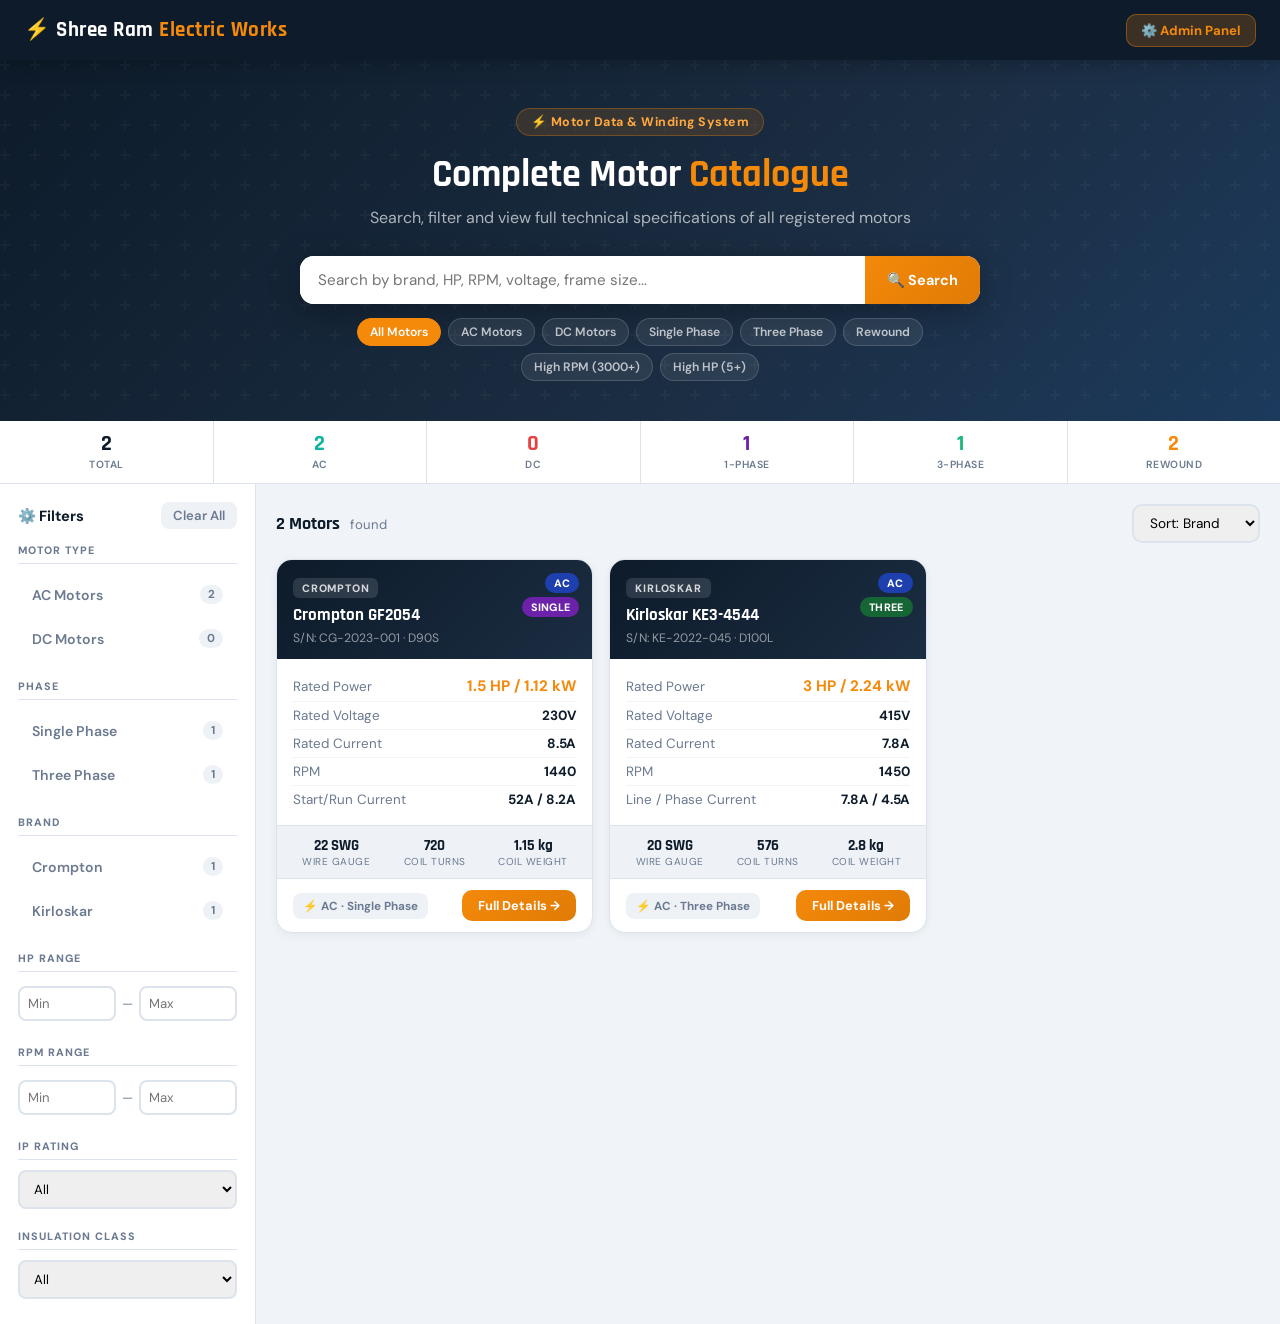
<file: index.html>
<!DOCTYPE html>
<html lang="en">
<head>
  <meta charset="UTF-8" />
  <meta name="viewport" content="width=device-width, initial-scale=1.0" />
  <title>Shree Ram Electric Works – Motor Catalogue</title>
  <meta name="description" content="Search and view full technical specifications of all registered motors." />
  <meta name="theme-color" content="#0d1b2a" />
  <link href="https://fonts.googleapis.com/css2?family=Rajdhani:wght@500;600;700&family=DM+Sans:wght@300;400;500;600;700&display=swap" rel="stylesheet" />
  <link rel="stylesheet" href="style.css" />
</head>
<body>

  <header>
    <div class="header-top">
      <div class="header-logo">⚡ Shree Ram <span>Electric Works</span></div>
      <a href="/admin.html" class="admin-link">⚙️ Admin Panel</a>
    </div>
  </header>

  <div class="hero">
    <div class="hero-badge">⚡ Motor Data & Winding System</div>
    <h1>Complete Motor <span>Catalogue</span></h1>
    <p>Search, filter and view full technical specifications of all registered motors</p>
    <div class="hero-search-wrap">
      <div class="hero-search">
        <input type="text" id="heroSearch" placeholder="Search by brand, HP, RPM, voltage, frame size..." oninput="applyFilters()" />
        <button onclick="applyFilters()">🔍 Search</button>
      </div>
      <div class="hero-chips">
        <span class="hero-chip active" onclick="setQuickFilter('all',this)">All Motors</span>
        <span class="hero-chip" onclick="setQuickFilter('ac',this)">AC Motors</span>
        <span class="hero-chip" onclick="setQuickFilter('dc',this)">DC Motors</span>
        <span class="hero-chip" onclick="setQuickFilter('single',this)">Single Phase</span>
        <span class="hero-chip" onclick="setQuickFilter('three',this)">Three Phase</span>
        <span class="hero-chip" onclick="setQuickFilter('rewound',this)">Rewound</span>
        <span class="hero-chip" onclick="setQuickFilter('highRPM',this)">High RPM (3000+)</span>
        <span class="hero-chip" onclick="setQuickFilter('highHP',this)">High HP (5+)</span>
      </div>
    </div>
  </div>

  <div class="stats-bar" id="statsBar"></div>

  <div class="main-wrap">
    <div class="sidebar-overlay" id="sbOverlay" onclick="closeSidebar()"></div>

    <div class="sidebar" id="sidebar">
      <div style="display:flex;align-items:center;justify-content:space-between;margin-bottom:14px">
        <strong style="font-size:.92rem;color:var(--navy)">⚙️ Filters</strong>
        <button class="clear-btn" style="width:auto;padding:5px 12px" onclick="clearAllFilters()">Clear All</button>
      </div>
      <div class="sb-section">
        <div class="sb-title">Motor Type</div>
        <div id="typeFilterBtns"></div>
      </div>
      <div class="sb-section">
        <div class="sb-title">Phase</div>
        <div id="phaseFilterBtns"></div>
      </div>
      <div class="sb-section">
        <div class="sb-title">Brand</div>
        <div id="brandFilterBtns"></div>
      </div>
      <div class="sb-section">
        <div class="sb-title">HP Range</div>
        <div class="sb-range">
          <div class="sb-range-row">
            <input type="number" id="hpMin" placeholder="Min" oninput="applyFilters()" />
            <span>—</span>
            <input type="number" id="hpMax" placeholder="Max" oninput="applyFilters()" />
          </div>
        </div>
      </div>
      <div class="sb-section">
        <div class="sb-title">RPM Range</div>
        <div class="sb-range">
          <div class="sb-range-row">
            <input type="number" id="rpmMin" placeholder="Min" oninput="applyFilters()" />
            <span>—</span>
            <input type="number" id="rpmMax" placeholder="Max" oninput="applyFilters()" />
          </div>
        </div>
      </div>
      <div class="sb-section">
        <div class="sb-title">IP Rating</div>
        <select class="sb-select" id="ipFilter" onchange="applyFilters()">
          <option value="">All</option>
          <option>IP44</option><option>IP54</option><option>IP55</option><option>IP65</option><option>IP66</option>
        </select>
      </div>
      <div class="sb-section">
        <div class="sb-title">Insulation Class</div>
        <select class="sb-select" id="insulFilter" onchange="applyFilters()">
          <option value="">All</option>
          <option>A</option><option>B</option><option>F</option><option>H</option>
        </select>
      </div>
    </div>

    <div class="content">
      <div class="content-header">
        <div class="result-info" id="resultInfo">All Motors <small></small></div>
        <select class="sort-select" id="sortSel" onchange="applyFilters()">
          <option value="brand">Sort: Brand</option>
          <option value="ratedPowerHP">Sort: HP</option>
          <option value="ratedRPM">Sort: RPM</option>
          <option value="frameSize">Sort: Frame</option>
          <option value="added">Sort: Newest</option>
        </select>
      </div>
      <div class="motor-grid" id="motorGrid"></div>
      <div class="pagination" id="pagination"></div>
    </div>
  </div>

  <button class="fab" onclick="openSidebar()">⚙️ Filters</button>

  <div class="modal-bg" id="detailModal" style="display:none" onclick="closeMOutside(event)">
    <div class="modal">
      <div class="modal-header">
        <h2 id="dTitle">Motor Details</h2>
        <button class="modal-close" onclick="closeModal()">✕</button>
      </div>
      <div class="modal-body" id="dBody"></div>
      <div class="modal-footer">
        <button onclick="closeModal()" style="padding:9px 22px;border:2px solid var(--border);border-radius:10px;background:var(--card);font-family:'DM Sans',sans-serif;font-size:.88rem;font-weight:600;cursor:pointer">Close</button>
      </div>
    </div>
  </div>

  <script src="app.js"></script>
</body>
</html>
</file>
<file: style.css>
:root {
    --navy: #0d1b2a;
    --navy2: #1b2d42;
    --navy3: #243447;
    --orange: #f4890a;
    --orange2: #e07b05;
    --orange3: #ffa940;
    --teal: #0bb5a0;
    --red: #e84040;
    --green: #1cb87a;
    --yellow: #f4c40a;
    --bg: #f0f4f8;
    --card: #fff;
    --border: #dce3ed;
    --text: #1a2535;
    --muted: #6b7a90;
    --light: #eef2f7;
}

* { box-sizing: border-box; margin: 0; padding: 0 }

html { scroll-behavior: smooth }

body {
    font-family: 'DM Sans', sans-serif;
    background: var(--bg);
    color: var(--text);
    min-height: 100vh;
    -webkit-text-size-adjust: 100%;
}

::-webkit-scrollbar { width: 6px; height: 6px }
::-webkit-scrollbar-track { background: #f0f4f8 }
::-webkit-scrollbar-thumb { background: #c5ced9; border-radius: 99px }

/* ===== HEADER ===== */
header {
    background: var(--navy);
    color: #fff;
    position: sticky;
    top: 0;
    z-index: 200;
    box-shadow: 0 2px 20px rgba(0,0,0,.3)
}
.header-top {
    display: flex;
    align-items: center;
    justify-content: space-between;
    padding: 0 24px;
    height: 60px;
    gap: 12px;
}
.header-logo {
    font-family: 'Rajdhani', sans-serif;
    font-size: 1.3rem;
    font-weight: 700;
    color: #fff;
    letter-spacing: .5px;
    white-space: nowrap;
}
.header-logo span { color: var(--orange) }
.admin-link {
    background: rgba(244,137,10,.2);
    border: 1px solid rgba(244,137,10,.4);
    color: var(--orange);
    padding: 7px 14px;
    border-radius: 10px;
    text-decoration: none;
    font-size: .82rem;
    font-weight: 700;
    transition: .2s;
    white-space: nowrap;
}
.admin-link:hover { background: var(--orange); color: #fff; border-color: var(--orange) }

/* ===== HERO ===== */
.hero {
    background: linear-gradient(135deg, var(--navy) 0%, var(--navy2) 60%, #1c3a5c 100%);
    padding: 48px 24px 40px;
    text-align: center;
    position: relative;
    overflow: hidden;
}
.hero::before {
    content: '';
    position: absolute;
    inset: 0;
    background: url("data:image/svg+xml,%3Csvg width='60' height='60' viewBox='0 0 60 60' xmlns='http://www.w3.org/2000/svg'%3E%3Cg fill='none'%3E%3Cg fill='%23ffffff' fill-opacity='0.03'%3E%3Cpath d='M36 34v-4h-2v4h-4v2h4v4h2v-4h4v-2h-4zm0-30V0h-2v4h-4v2h4v4h2V6h4V4h-4zM6 34v-4H4v4H0v2h4v4h2v-4h4v-2H6zM6 4V0H4v4H0v2h4v4h2V6h4V4H6z'/%3E%3C/g%3E%3C/g%3E%3C/svg%3E")
}
.hero-badge {
    display: inline-flex;
    align-items: center;
    gap: 6px;
    background: rgba(244,137,10,.15);
    border: 1px solid rgba(244,137,10,.3);
    color: var(--orange3);
    border-radius: 99px;
    padding: 5px 14px;
    font-size: .78rem;
    font-weight: 700;
    letter-spacing: .5px;
    margin-bottom: 14px;
    position: relative;
}
.hero h1 {
    font-family: 'Rajdhani', sans-serif;
    font-size: clamp(1.7rem, 5vw, 2.4rem);
    font-weight: 700;
    color: #fff;
    margin-bottom: 8px;
    position: relative;
}
.hero h1 span { color: var(--orange) }
.hero p {
    color: rgba(255,255,255,.65);
    font-size: clamp(.9rem, 2.5vw, 1rem);
    margin-bottom: 28px;
    position: relative;
}
.hero-search-wrap { max-width: 680px; margin: 0 auto; position: relative }
.hero-search {
    display: flex;
    background: #fff;
    border-radius: 14px;
    overflow: hidden;
    box-shadow: 0 8px 32px rgba(0,0,0,.3);
}
.hero-search input {
    flex: 1;
    padding: 14px 18px;
    border: none;
    font-family: 'DM Sans', sans-serif;
    font-size: .95rem;
    outline: none;
    color: var(--text);
    min-width: 0;
}
.hero-search button {
    background: linear-gradient(135deg, var(--orange), var(--orange2));
    color: #fff;
    border: none;
    padding: 12px 22px;
    font-family: 'DM Sans', sans-serif;
    font-size: .9rem;
    font-weight: 700;
    cursor: pointer;
    transition: .2s;
    white-space: nowrap;
}
.hero-search button:hover { background: var(--orange2) }
.hero-chips {
    display: flex;
    gap: 7px;
    flex-wrap: wrap;
    justify-content: center;
    margin-top: 14px;
    position: relative;
}
.hero-chip {
    background: rgba(255,255,255,.08);
    border: 1px solid rgba(255,255,255,.15);
    color: rgba(255,255,255,.7);
    border-radius: 99px;
    padding: 5px 12px;
    font-size: .76rem;
    font-weight: 600;
    cursor: pointer;
    transition: .2s;
}
.hero-chip:hover, .hero-chip.active {
    background: var(--orange);
    border-color: var(--orange);
    color: #fff;
}

/* ===== STATS BAR ===== */
.stats-bar {
    background: var(--card);
    border-bottom: 1px solid var(--border);
    display: flex;
    overflow-x: auto;
    -webkit-overflow-scrolling: touch;
}
.stat-item {
    flex: 1;
    min-width: 80px;
    padding: 12px 12px;
    text-align: center;
    border-right: 1px solid var(--border);
}
.stat-item:last-child { border-right: none }
.stat-item .sn {
    font-family: 'Rajdhani', sans-serif;
    font-size: 1.4rem;
    font-weight: 700;
    color: var(--navy);
    line-height: 1;
}
.stat-item .sl {
    font-size: .65rem;
    color: var(--muted);
    font-weight: 600;
    text-transform: uppercase;
    letter-spacing: .5px;
    margin-top: 3px;
}

/* ===== LAYOUT ===== */
.main-wrap {
    display: flex;
    min-height: calc(100vh - 220px);
}

/* ===== SIDEBAR ===== */
.sidebar {
    width: 256px;
    background: var(--card);
    border-right: 1px solid var(--border);
    padding: 18px;
    flex-shrink: 0;
    position: sticky;
    top: 60px;
    height: calc(100vh - 60px);
    overflow-y: auto;
}
.sb-section { margin-bottom: 20px }
.sb-title {
    font-size: .67rem;
    font-weight: 800;
    text-transform: uppercase;
    letter-spacing: 1px;
    color: var(--muted);
    margin-bottom: 10px;
    padding-bottom: 6px;
    border-bottom: 1px solid var(--border);
}
.sb-btn {
    display: flex;
    align-items: center;
    justify-content: space-between;
    width: 100%;
    padding: 9px 12px;
    border: 2px solid transparent;
    border-radius: 10px;
    background: none;
    font-family: 'DM Sans', sans-serif;
    font-size: .88rem;
    font-weight: 600;
    color: var(--muted);
    cursor: pointer;
    transition: .2s;
    text-align: left;
    margin-bottom: 3px;
}
.sb-btn:hover { background: var(--light); color: var(--text) }
.sb-btn.active { background: #fff8f0; border-color: var(--orange); color: var(--orange) }
.sb-count {
    background: var(--light);
    color: var(--muted);
    border-radius: 99px;
    padding: 2px 8px;
    font-size: .72rem;
    font-weight: 700;
}
.sb-btn.active .sb-count { background: var(--orange); color: #fff }
.sb-range { padding: 4px 0 }
.sb-range-row { display: flex; gap: 6px; align-items: center }
.sb-range-row input {
    width: 0;
    flex: 1;
    padding: 7px 8px;
    border: 2px solid var(--border);
    border-radius: 8px;
    font-family: 'DM Sans', sans-serif;
    font-size: .82rem;
    outline: none;
    transition: .2s;
}
.sb-range-row input:focus { border-color: var(--orange) }
.sb-range-row span { color: var(--muted); font-size: .8rem; flex-shrink: 0 }
.sb-select {
    width: 100%;
    padding: 8px 10px;
    border: 2px solid var(--border);
    border-radius: 8px;
    font-family: 'DM Sans', sans-serif;
    font-size: .82rem;
    outline: none;
    cursor: pointer;
}
.sb-select:focus { border-color: var(--orange) }
.clear-btn {
    width: 100%;
    padding: 8px;
    border: none;
    border-radius: 8px;
    background: var(--light);
    color: var(--muted);
    font-family: 'DM Sans', sans-serif;
    font-size: .82rem;
    font-weight: 600;
    cursor: pointer;
    transition: .2s;
}
.clear-btn:hover { background: var(--border) }

/* ===== CONTENT ===== */
.content { flex: 1; padding: 20px; min-width: 0 }
.content-header {
    display: flex;
    align-items: center;
    justify-content: space-between;
    margin-bottom: 16px;
    flex-wrap: wrap;
    gap: 10px;
}
.result-info {
    font-family: 'Rajdhani', sans-serif;
    font-size: 1.1rem;
    font-weight: 700;
    color: var(--navy);
}
.result-info small {
    font-family: 'DM Sans', sans-serif;
    font-size: .82rem;
    font-weight: 400;
    color: var(--muted);
    margin-left: 6px;
}
.sort-select {
    padding: 8px 12px;
    border: 2px solid var(--border);
    border-radius: 10px;
    font-family: 'DM Sans', sans-serif;
    font-size: .85rem;
    outline: none;
    cursor: pointer;
    max-width: 100%;
}
.sort-select:focus { border-color: var(--orange) }

/* ===== MOTOR GRID ===== */
.motor-grid {
    display: grid;
    grid-template-columns: repeat(auto-fill, minmax(280px, 1fr));
    gap: 16px;
}
.motor-card {
    background: var(--card);
    border-radius: 16px;
    border: 1px solid var(--border);
    overflow: hidden;
    cursor: pointer;
    transition: .25s;
    box-shadow: 0 2px 8px rgba(13,27,42,.06);
}
.motor-card:hover {
    transform: translateY(-4px);
    box-shadow: 0 12px 32px rgba(13,27,42,.14);
    border-color: var(--orange);
}
.mc-top {
    background: linear-gradient(135deg, var(--navy), var(--navy2));
    padding: 16px 16px 13px;
    position: relative;
}
.mc-brand-tag {
    font-size: .67rem;
    font-weight: 800;
    text-transform: uppercase;
    letter-spacing: .8px;
    background: rgba(255,255,255,.12);
    color: rgba(255,255,255,.8);
    border-radius: 6px;
    padding: 3px 9px;
    display: inline-block;
    margin-bottom: 7px;
}
.mc-top h3 {
    font-family: 'Rajdhani', sans-serif;
    font-size: 1.05rem;
    font-weight: 700;
    color: #fff;
    line-height: 1.3;
    padding-right: 60px;
}
.mc-model { font-size: .76rem; color: rgba(255,255,255,.55); margin-top: 3px }
.mc-badges {
    position: absolute;
    top: 13px;
    right: 13px;
    display: flex;
    flex-direction: column;
    gap: 4px;
    align-items: flex-end;
}
.badge {
    display: inline-block;
    padding: 3px 9px;
    border-radius: 99px;
    font-size: .67rem;
    font-weight: 800;
    letter-spacing: .3px;
    text-transform: uppercase;
}
.badge-ac { background: #1e40af; color: #fff }
.badge-dc { background: #92400e; color: #fff }
.badge-1ph { background: #6b21a8; color: #fff }
.badge-3ph { background: #166534; color: #fff }
.mc-specs { padding: 12px 16px }
.spec-row {
    display: flex;
    justify-content: space-between;
    align-items: center;
    font-size: .84rem;
    padding: 5px 0;
    border-bottom: 1px solid #f0f4f8;
    color: var(--muted);
    gap: 8px;
}
.spec-row:last-child { border-bottom: none }
.spec-row strong { color: var(--navy); font-weight: 700; text-align: right }
.spec-highlight { font-size: .95rem !important; color: var(--orange) !important }
.mc-winding {
    background: var(--light);
    padding: 10px 16px;
    border-top: 1px solid var(--border);
    display: flex;
    gap: 12px;
}
.mw-item { text-align: center; flex: 1 }
.mw-val {
    font-family: 'Rajdhani', sans-serif;
    font-size: .95rem;
    font-weight: 700;
    color: var(--navy);
}
.mw-lbl { font-size: .63rem; color: var(--muted); text-transform: uppercase; letter-spacing: .5px }
.mc-footer {
    padding: 11px 16px;
    border-top: 1px solid var(--border);
    display: flex;
    align-items: center;
    justify-content: space-between;
    gap: 8px;
}
.mc-cat {
    background: var(--light);
    color: var(--muted);
    border-radius: 8px;
    padding: 5px 10px;
    font-size: .73rem;
    font-weight: 700;
}
.view-btn {
    background: linear-gradient(135deg, var(--orange), var(--orange2));
    color: #fff;
    border: none;
    border-radius: 10px;
    padding: 7px 16px;
    font-family: 'DM Sans', sans-serif;
    font-size: .8rem;
    font-weight: 700;
    cursor: pointer;
    transition: .2s;
    white-space: nowrap;
}
.view-btn:hover { transform: translateY(-1px); box-shadow: 0 4px 12px rgba(244,137,10,.4) }

/* ===== EMPTY STATE ===== */
.empty-state {
    text-align: center;
    padding: 60px 20px;
    color: var(--muted);
    grid-column: 1/-1;
}
.empty-state .ei { font-size: 3.5rem; margin-bottom: 14px }
.empty-state h3 {
    font-family: 'Rajdhani', sans-serif;
    font-size: 1.3rem;
    color: var(--navy);
    margin-bottom: 8px;
}
.empty-state p { font-size: .9rem }

/* ===== FAB ===== */
.fab {
    display: none;
    position: fixed;
    bottom: 20px;
    right: 20px;
    z-index: 150;
    background: var(--orange);
    color: #fff;
    border: none;
    border-radius: 99px;
    padding: 12px 18px;
    font-family: 'DM Sans', sans-serif;
    font-size: .88rem;
    font-weight: 700;
    box-shadow: 0 6px 24px rgba(244,137,10,.5);
    cursor: pointer;
}
.sidebar-overlay {
    display: none;
    position: fixed;
    inset: 0;
    background: rgba(0,0,0,.5);
    z-index: 199;
}

/* ===== MODAL ===== */
.modal-bg {
    position: fixed;
    inset: 0;
    background: rgba(13,27,42,.6);
    z-index: 1000;
    display: flex;
    align-items: flex-start;
    justify-content: center;
    padding: 16px;
    backdrop-filter: blur(4px);
    overflow-y: auto;
    -webkit-overflow-scrolling: touch;
}
.modal {
    background: var(--card);
    border-radius: 18px;
    width: 100%;
    max-width: 860px;
    box-shadow: 0 32px 80px rgba(0,0,0,.3);
    margin: auto;
    animation: modalIn .25s ease;
}
@keyframes modalIn {
    from { opacity: 0; transform: translateY(-16px) }
    to { opacity: 1; transform: translateY(0) }
}
.modal-header {
    padding: 18px 22px 15px;
    border-bottom: 1px solid var(--border);
    display: flex;
    align-items: center;
    justify-content: space-between;
    position: sticky;
    top: 0;
    background: var(--card);
    z-index: 1;
    border-radius: 18px 18px 0 0;
    gap: 12px;
}
.modal-header h2 {
    font-family: 'Rajdhani', sans-serif;
    font-size: 1.3rem;
    font-weight: 700;
    color: var(--navy);
    flex: 1;
    min-width: 0;
}
.modal-close {
    background: var(--light);
    border: none;
    width: 34px;
    height: 34px;
    border-radius: 10px;
    cursor: pointer;
    font-size: 1rem;
    color: var(--muted);
    transition: .2s;
    display: flex;
    align-items: center;
    justify-content: center;
    flex-shrink: 0;
}
.modal-close:hover { background: var(--red); color: #fff }
.modal-body { padding: 20px 22px 28px }
.modal-footer {
    padding: 14px 22px;
    border-top: 1px solid var(--border);
    display: flex;
    justify-content: flex-end;
    background: var(--light);
    border-radius: 0 0 18px 18px;
}

/* ===== DETAIL SECTIONS ===== */
.detail-hero {
    background: linear-gradient(135deg, var(--navy), var(--navy2));
    border-radius: 14px;
    padding: 18px 20px;
    margin-bottom: 20px;
    color: #fff;
    display: flex;
    align-items: flex-start;
    justify-content: space-between;
    flex-wrap: wrap;
    gap: 12px;
}
.dh-left h2 {
    font-family: 'Rajdhani', sans-serif;
    font-size: 1.5rem;
    font-weight: 700;
    color: #fff;
    margin-bottom: 4px;
}
.dh-left p { color: rgba(255,255,255,.6); font-size: .85rem }
.dh-badges { display: flex; gap: 6px; flex-wrap: wrap; margin-top: 10px }
.dh-stats { display: flex; gap: 16px; flex-wrap: wrap }
.dhs-item { text-align: center }
.dhs-val {
    font-family: 'Rajdhani', sans-serif;
    font-size: 1.5rem;
    font-weight: 700;
    color: var(--orange);
}
.dhs-lbl { font-size: .68rem; color: rgba(255,255,255,.5); text-transform: uppercase; letter-spacing: .5px }
.detail-section { margin-bottom: 20px }
.ds-title {
    font-family: 'Rajdhani', sans-serif;
    font-size: .95rem;
    font-weight: 700;
    color: var(--navy);
    padding: 9px 13px;
    background: var(--light);
    border-radius: 10px;
    margin-bottom: 11px;
    display: flex;
    align-items: center;
    gap: 8px;
    border-left: 4px solid var(--orange);
}
.detail-grid {
    display: grid;
    grid-template-columns: repeat(auto-fill, minmax(160px, 1fr));
    gap: 9px;
}
.di {
    background: #f8fafd;
    border-radius: 10px;
    padding: 10px 12px;
    border: 1px solid var(--border);
}
.di-l {
    font-size: .64rem;
    font-weight: 700;
    color: var(--muted);
    text-transform: uppercase;
    letter-spacing: .6px;
    margin-bottom: 4px;
}
.di-v { font-size: .9rem; font-weight: 700; color: var(--navy) }
.di-v.orange { color: var(--orange) }

/* ===== PAGINATION ===== */
.pagination {
    display: flex;
    align-items: center;
    gap: 5px;
    padding: 16px 0;
    justify-content: center;
    flex-wrap: wrap;
}
.pg-btn {
    padding: 7px 13px;
    border: 2px solid var(--border);
    border-radius: 8px;
    background: var(--card);
    font-family: 'DM Sans', sans-serif;
    font-size: .82rem;
    font-weight: 600;
    cursor: pointer;
    transition: .2s;
}
.pg-btn.active { background: var(--orange); border-color: var(--orange); color: #fff }
.pg-btn:hover:not(.active) { border-color: var(--orange); color: var(--orange) }

/* ===== RESPONSIVE ===== */
@media (max-width: 900px) {
    .sidebar {
        display: none;
        position: fixed;
        top: 0;
        left: 0;
        height: 100vh;
        z-index: 200;
        overflow-y: auto;
        width: 280px;
        padding-top: 24px;
    }
    .sidebar.open { display: block }
    .sidebar-overlay { display: block }
    .main-wrap { flex-direction: column }
    .content { padding: 14px }
    .fab { display: block }
}

@media (max-width: 600px) {
    .header-top { padding: 0 14px; height: 56px }
    .header-logo { font-size: 1.1rem }
    .admin-link { padding: 6px 10px; font-size: .76rem }
    .hero { padding: 32px 14px 24px }
    .hero h1 { font-size: 1.55rem }
    .hero p { font-size: .88rem; margin-bottom: 20px }
    .hero-search input { padding: 12px 14px; font-size: .9rem }
    .hero-search button { padding: 10px 16px; font-size: .85rem }
    .motor-grid { grid-template-columns: 1fr; gap: 12px }
    .detail-grid { grid-template-columns: 1fr 1fr }
    .dh-stats { display: none }
    .modal-bg { padding: 8px }
    .modal { border-radius: 14px }
    .modal-body { padding: 14px 16px 20px }
    .modal-header { padding: 14px 16px 12px }
    .modal-footer { padding: 12px 16px }
    .hero-chips { gap: 5px }
    .hero-chip { padding: 4px 10px; font-size: .72rem }
    .content-header { flex-direction: column; align-items: flex-start }
    .sort-select { width: 100% }
    .stat-item { min-width: 70px; padding: 10px 8px }
    .stat-item .sn { font-size: 1.2rem }
    .stat-item .sl { font-size: .6rem }
}

@media (max-width: 380px) {
    .header-logo { font-size: 1rem }
    .hero h1 { font-size: 1.35rem }
    .motor-grid { grid-template-columns: 1fr }
    .detail-grid { grid-template-columns: 1fr }
}
</file>
